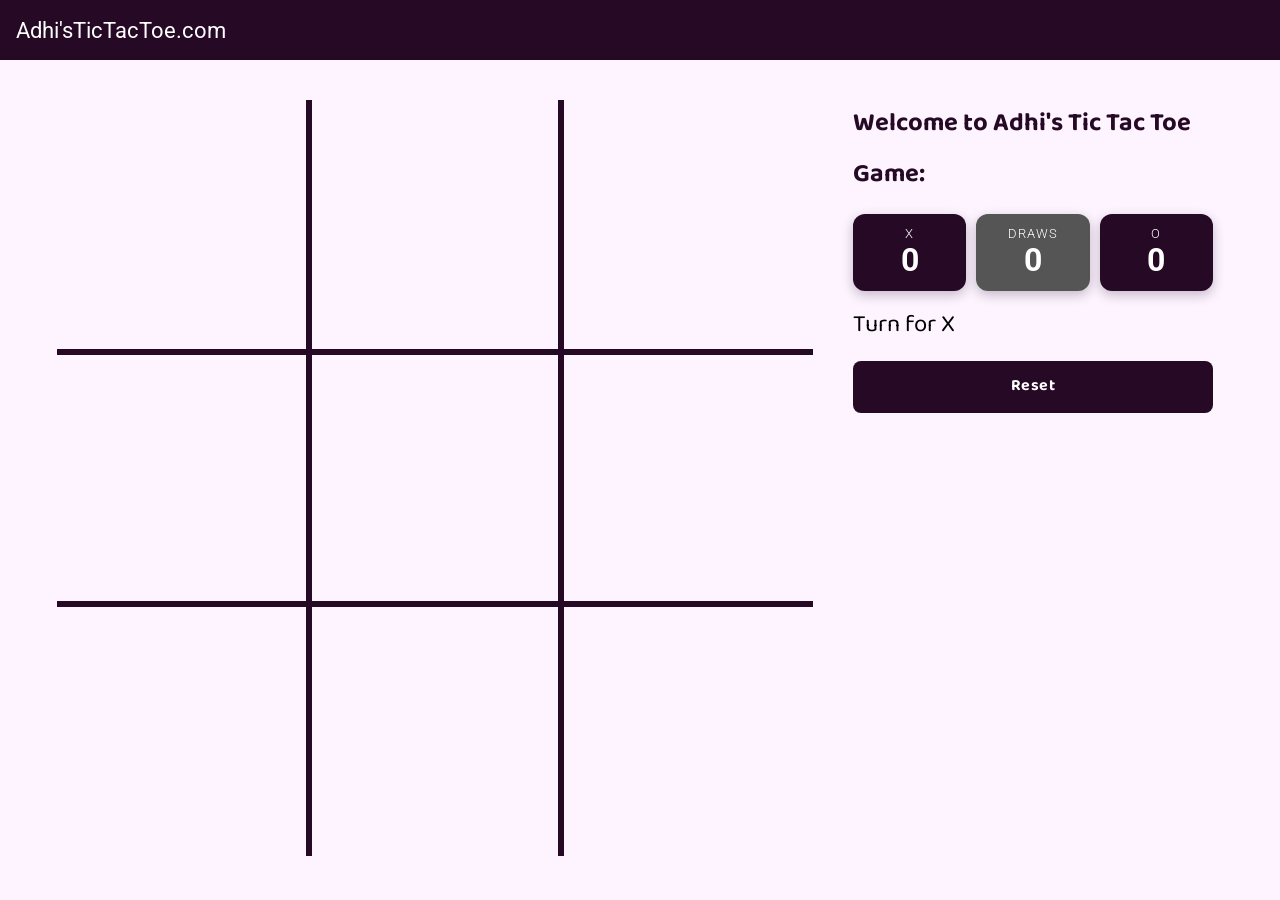
<file: index.html>
<!DOCTYPE html>
<html lang="en">
<head>
    <meta charset="UTF-8">
    <meta name="viewport" content="width=device-width, initial-scale=1.0">
    <title>Adhis Tic Tac Toe Game</title>
    <link rel="stylesheet" href="style.css">
</head>
<body>
    <nav>
        <ul>
            <li>Adhi'sTicTacToe.com</li>
        </ul>
    </nav>
    <div class="gameContainer">
        <div class="container">
            <div class="box bt-0 bl-0"><span class="boxtext"></span></div>
            <div class="box bt-0"><span class="boxtext"></span></div>
            <div class="box bt-0 br-0"><span class="boxtext"></span></div>
            <div class="box bl-0"><span class="boxtext"></span></div>
            <div class="box"><span class="boxtext"></span></div>
            <div class="box br-0"><span class="boxtext"></span></div>
            <div class="box bl-0 bb-0"><span class="boxtext"></span></div>
            <div class="box bb-0"><span class="boxtext"></span></div>
            <div class="box bb-0 br-0"><span class="boxtext"></span></div>
        </div>
        <div class="GameInfo " >
            <h1>Welcome to Adhi's Tic Tac Toe Game:</h1>
            <div class="scoreboard">
                <div class="score-card">
                    <span class="score-label">X</span>
                    <span class="score-value" id="scoreX">0</span>
                </div>
                <div class="score-card draws">
                    <span class="score-label">Draws</span>
                    <span class="score-value" id="scoreD">0</span>
                </div>
                <div class="score-card">
                    <span class="score-label">O</span>
                    <span class="score-value" id="scoreO">0</span>
                </div>
            </div>
            <div>
                <span class="info">Turn for X</span>
                <button id="reset">Reset</button>
            </div>
            <div class="imgbox" style="text-align: right;">
                <img src="excited.gif" alt="" width="350" height="300">
            </div>
        </div>
    </div>
        <script src="script.js"></script>
</body>
</html>
</file>
<file: style.css>
@import url('https://fonts.googleapis.com/css2?family=Roboto:wght@300;400;700&display=swap');
@import url('https://fonts.googleapis.com/css2?family=Baloo+Bhaina+2&display=swap');

/* ── Reset & Base ───────────────────────────────── */
* {
    margin: 0;
    padding: 0;
    box-sizing: border-box;
}

body {
    background-color: #fdf4ff;
    min-height: 100vh;
}

/* ── Navbar ─────────────────────────────────────── */
nav {
    background-color: rgb(37, 9, 37);
    color: white;
    height: 60px;
    font-size: 22px;
    display: flex;
    align-items: center;
    padding: 0 16px;
    font-family: 'Roboto', sans-serif;
}
nav ul {
    list-style-type: none;
}

/* ── Game Container ─────────────────────────────── */
.gameContainer {
    display: flex;
    flex-direction: row;
    justify-content: center;
    align-items: flex-start;
    gap: 30px;
    margin-top: 40px;
    padding: 0 16px 40px;
    flex-wrap: wrap;
}

/* ── Board ──────────────────────────────────────── */
.container {
    display: grid;
    grid-template-rows: repeat(3, 28vmin);
    grid-template-columns: repeat(3, 28vmin);
    font-family: 'Roboto', sans-serif;
    flex-shrink: 0;
}

.box {
    border: 3px solid rgb(37, 9, 37);
    font-size: 20vmin;
    cursor: pointer;
    display: flex;
    justify-content: center;
    align-items: center;
    transition: background-color 0.2s ease;
    -webkit-tap-highlight-color: transparent;
    user-select: none;
}
.box:hover,
.box:active {
    background-color: rgb(191, 123, 244);
}

/* ── Border helpers ─────────────────────────────── */
.br-0 { border-right: 0; }
.bl-0 { border-left: 0; }
.bt-0 { border-top: 0; }
.bb-0 { border-bottom: 0; }

/* ── Game Info Panel ────────────────────────────── */
.GameInfo {
    padding: 0 10px;
    font-family: 'Baloo Bhaina 2', sans-serif;
    max-width: 380px;
    width: 100%;
}

.GameInfo h1 {
    font-size: clamp(1.1rem, 3vw, 1.6rem);
    color: rgb(37, 9, 37);
    margin-bottom: 8px;
}

/* ── Score board ────────────────────────────────── */
.scoreboard {
    display: flex;
    gap: 10px;
    margin: 12px 0;
}
.score-card {
    flex: 1;
    background: rgb(37, 9, 37);
    color: white;
    border-radius: 12px;
    padding: 12px 6px;
    text-align: center;
    font-family: 'Roboto', sans-serif;
    box-shadow: 0 4px 12px rgba(37,9,37,0.25);
}
.score-card.draws {
    background: #555;
}
.score-label {
    display: block;
    font-size: 13px;
    font-weight: 300;
    letter-spacing: 1px;
    text-transform: uppercase;
}
.score-value {
    display: block;
    font-size: 32px;
    font-weight: 700;
    line-height: 1.2;
}

/* ── Turn info & Reset ──────────────────────────── */
.info {
    font-size: clamp(16px, 4vw, 24px);
    margin-top: 8px;
}
.info.draw {
    color: #c0392b;
    font-weight: bold;
}

#reset {
    margin: 10px 0 0 0;
    padding: 10px 28px;
    background: rgb(37, 9, 37);
    color: white;
    border: none;
    border-radius: 8px;
    cursor: pointer;
    font-family: 'Baloo Bhaina 2', sans-serif;
    font-size: 16px;
    font-weight: bold;
    letter-spacing: 0.5px;
    transition: background 0.2s, transform 0.1s;
    -webkit-tap-highlight-color: transparent;
    display: block;
    width: 100%;
}
#reset:hover {
    background: rgb(80, 20, 80);
}
#reset:active {
    transform: scale(0.97);
}

/* ── GIF box ────────────────────────────────────── */
.imgbox {
    text-align: right;
    margin-top: 12px;
}
.imgbox img {
    width: 0;
    max-width: 100%;
    border-radius: 12px;
    transition: width 1s ease-in-out;
}

/* ── Winning cell highlight ─────────────────────── */
@keyframes winFlash {
    0%   { background-color: #6dffb3; }
    50%  { background-color: #00c96b; }
    100% { background-color: #6dffb3; }
}
.box.winner {
    animation: winFlash 0.7s ease-in-out infinite;
}

/* ── Draw cell flash ────────────────────────────── */
@keyframes drawFlash {
    0%   { background-color: #ffe082; }
    50%  { background-color: #ffb300; }
    100% { background-color: #ffe082; }
}
.box.draw-flash {
    animation: drawFlash 0.7s ease-in-out infinite;
}

/* ── Score bump animation ───────────────────────── */
@keyframes scoreBump {
    0%   { transform: scale(1); }
    50%  { transform: scale(1.4); color: #f39c12; }
    100% { transform: scale(1); }
}
.score-value.bump {
    animation: scoreBump 0.4s ease-out;
}

/* ── Tablet (max-width: 768px) ──────────────────── */
@media screen and (max-width: 768px) {
    .gameContainer {
        flex-direction: column;
        align-items: center;
        margin-top: 24px;
        gap: 20px;
    }

    .container {
        grid-template-rows: repeat(3, 28vw);
        grid-template-columns: repeat(3, 28vw);
    }

    .box {
        font-size: 20vw;
    }

    .GameInfo {
        width: 90vw;
        max-width: 400px;
        padding: 0;
    }

    .GameInfo h1 {
        font-size: 1.3rem;
        text-align: center;
    }

    .scoreboard {
        gap: 8px;
    }

    .score-value {
        font-size: 28px;
    }

    .info {
        text-align: center;
        font-size: 18px;
        margin-top: 10px;
    }

    .imgbox {
        text-align: center;
    }

    .imgbox img {
        max-width: 200px;
    }
}

/* ── Mobile (max-width: 480px) ──────────────────── */
@media screen and (max-width: 480px) {
    nav {
        font-size: 18px;
        height: 52px;
    }

    .gameContainer {
        margin-top: 16px;
        padding: 0 12px 30px;
    }

    .container {
        grid-template-rows: repeat(3, 30vw);
        grid-template-columns: repeat(3, 30vw);
    }

    .box {
        font-size: 22vw;
        border-width: 2px;
    }

    .GameInfo h1 {
        font-size: 1.1rem;
    }

    .score-label {
        font-size: 11px;
    }

    .score-value {
        font-size: 24px;
    }

    .info {
        font-size: 16px;
    }

    #reset {
        font-size: 15px;
        padding: 10px 20px;
    }

    /* Hide GIF on small phones to save space */
    .imgbox {
        display: none;
    }
}
</file>
